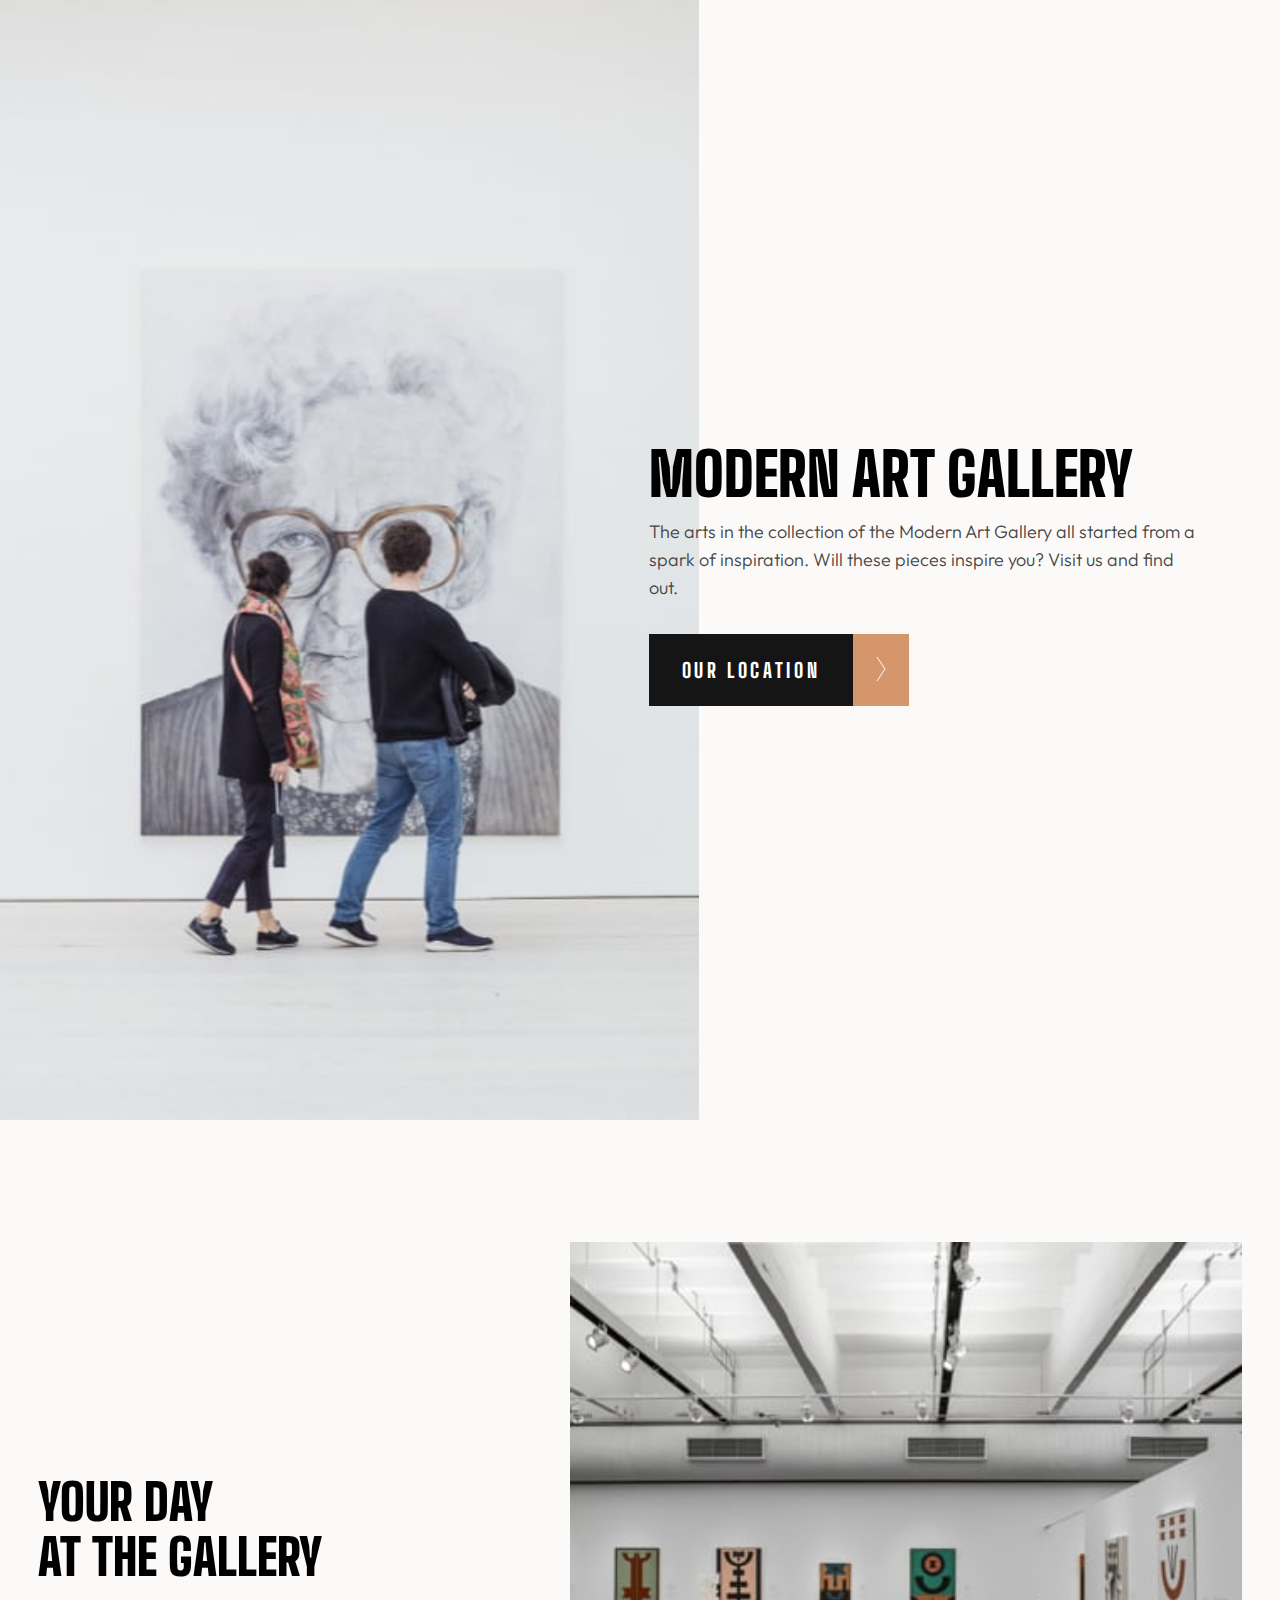
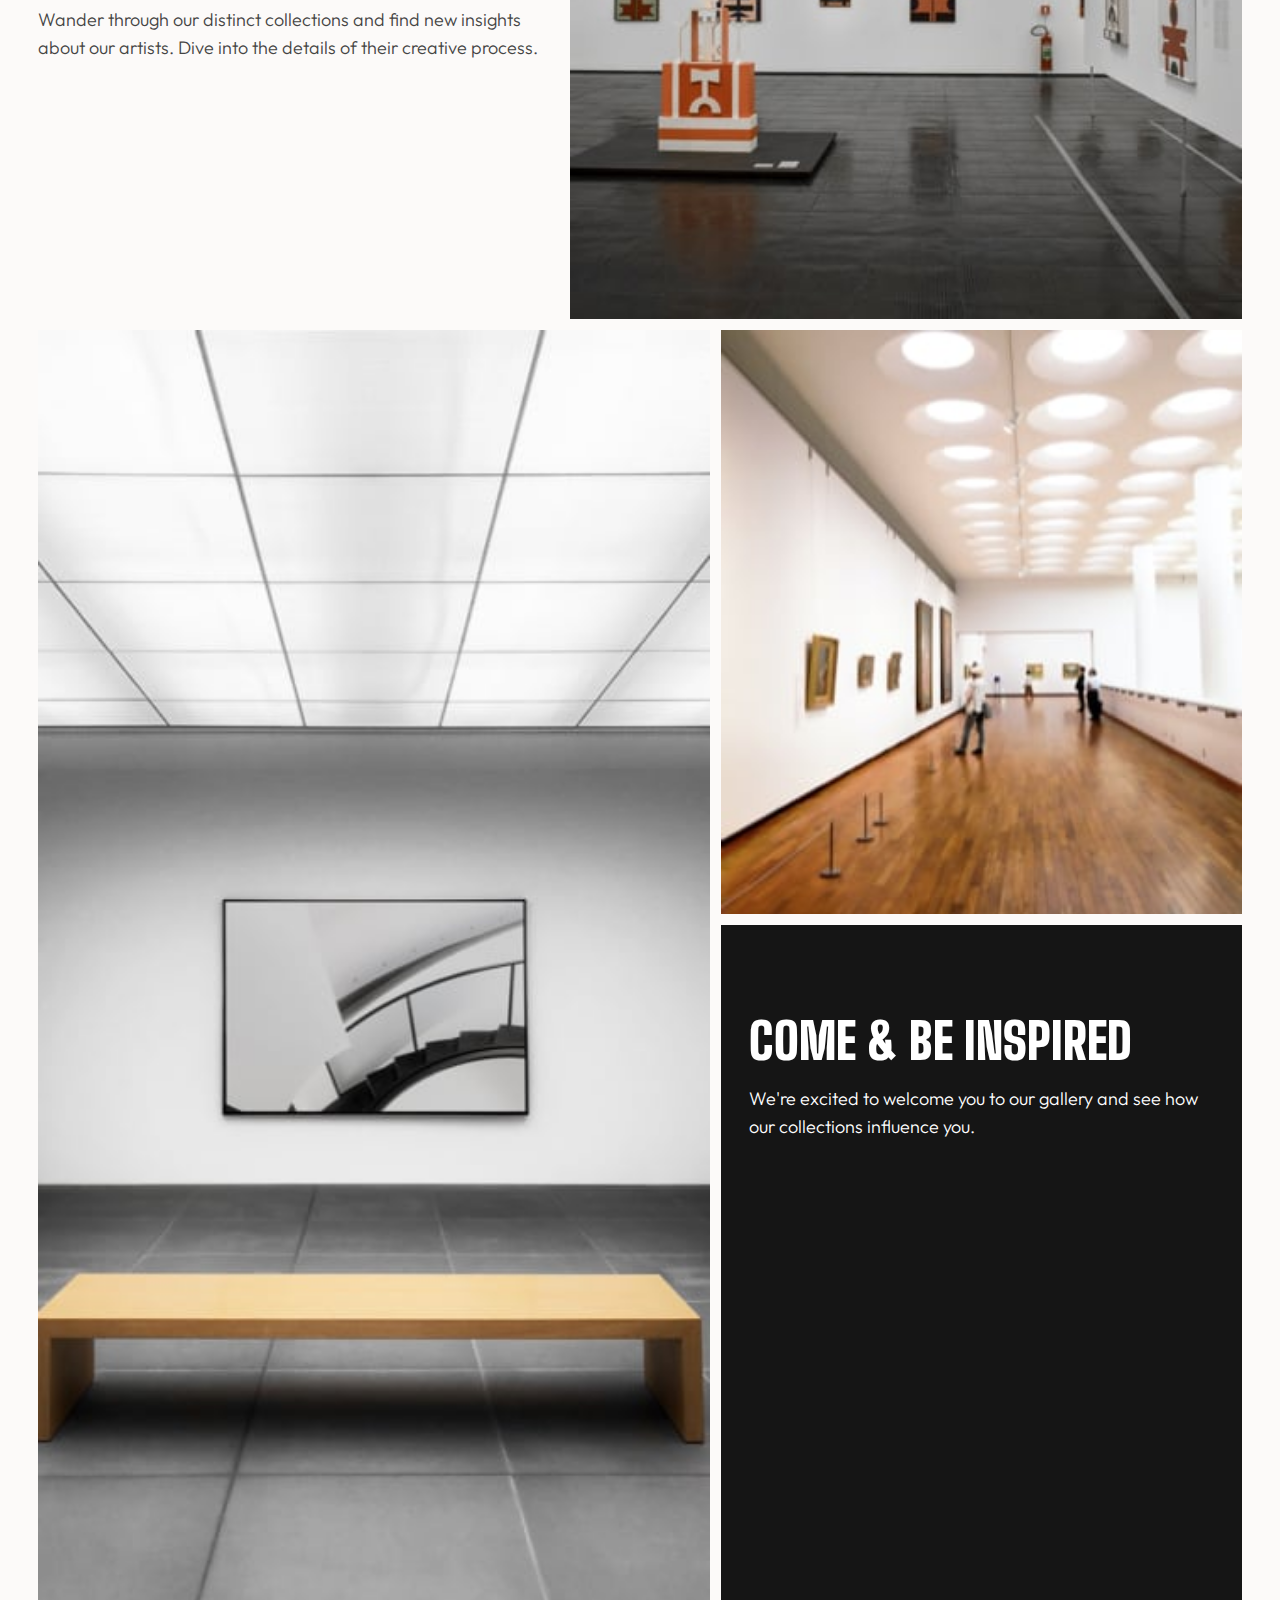
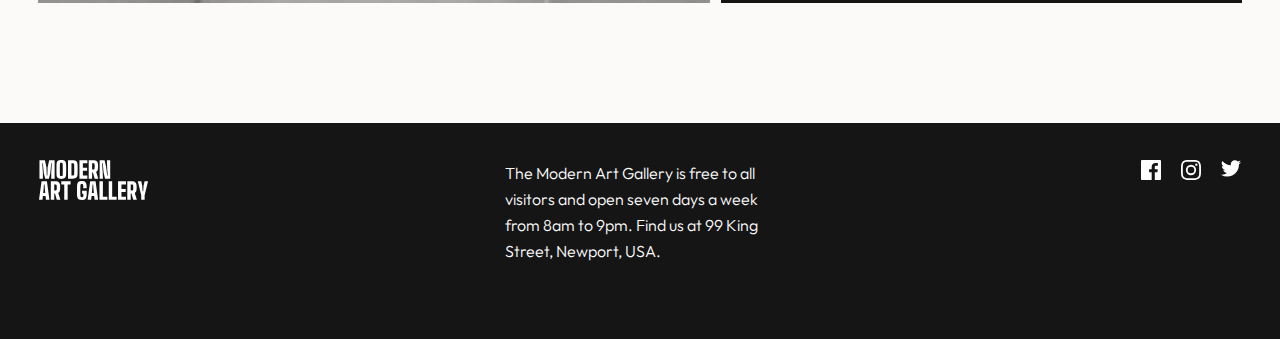
<file: index.html>
<!DOCTYPE html>
<html lang="en">
<head>
  <meta charset="UTF-8">
  <meta name="viewport" content="width=device-width, initial-scale=1.0">
  <link rel="icon" type="image/png" sizes="32x32" href="./assets/favicon-32x32.png">
  <link rel="stylesheet" href="reset.css">
  <link rel="stylesheet" href="styles.css">
  <link rel="preconnect" href="https://fonts.googleapis.com">
  <link rel="preconnect" href="https://fonts.gstatic.com" crossorigin>
  <link href="https://fonts.googleapis.com/css2?family=Big+Shoulders+Display:wght@900&family=Outfit:wght@300&display=swap" rel="stylesheet">
  <title>Frontend Mentor | Art gallery website</title>
</head>
<body>

  <header>

    <div class="blackspace">
      <h1>MODERN ART GALLERY</h1>
    </div>

    <picture>
      <source media="(min-width:1439px)" srcset="./assets/desktop/image-hero.jpg">
      <source media="(min-width:768px)" srcset="./assets/tablet/image-hero.jpg">
      <source media="(min-width: 375px)" srcset="./assets/mobile/image-hero.jpg">
      <img src="./assets/mobile/image-hero.jpg" alt="image-hero">
    </picture>

    <div class="whitespace">
      <div class="starter-little">
        <p>The arts in the collection of the Modern Art Gallery all started from a spark of inspiration. Will these pieces inspire you? Visit us and find out.</p>
      <div class="button-div">
        <a href="location.html">
          <button class="button-big">OUR LOCATION</button>
        </a>
        <a href="location.html">
          <button class="button-small">
            <img class="arrow-img" src="./assets/icon-arrow-right.svg" alt="icon-arrow-right">
          </button>
        </a>
      </div>
      </div>
    </div>

    <div class="starter-div">
      <h1>MODERN ART GALLERY</h1>
      <div class="starter-little">
        <p>The arts in the collection of the Modern Art Gallery all started from a spark of inspiration. Will these pieces inspire you? Visit us and find out.</p>
      <div class="button-div">
        <a href="location.html">
          <button class="button-big">OUR LOCATION</button>
        </a>
        <a href="location.html">
          <button class="button-small">
            <img class="arrow-img" src="./assets/icon-arrow-right.svg" alt="icon-arrow-right">
          </button>
        </a>
      </div>
      </div>
    </div>
  </header>



  <main>
    <div class="container">
          <picture class="grid-1-div">
            <source media="(min-width: 1439px)" srcset="./assets/desktop/image-grid-1.jpg">
            <source media="(min-width: 768px)" srcset="./assets/tablet/image-grid-1.jpg">
            <source media="(min-width: 375px)" srcset="./assets/mobile/image-grid-1.jpg">
            <source srcset="./assets/mobile/image-grid-1.jpg">
            <img src="./assets/mobile/image-grid-1.jpg" alt="gallery">
          </picture>
        <div class="grid-2-div">
          <h1>YOUR DAY <br> AT THE GALLERY</h1>
          <p>Wander through our distinct collections and find new insights about our artists. Dive into the details of their creative process.</p>
        </div>
          <picture class="grid-3-div">
            <source media="(min-width:1439px)" srcset="./assets/desktop/image-grid-2.jpg">
            <source media="(min-width:768px)" srcset="./assets/tablet/image-grid-2.jpg">
            <source srcset="./assets/mobile/image-grid-2.jpg">
            <img src="./assets/mobile/image-grid-2.jpg" alt="image-grid-2">
          </picture>
          <picture class="grid-4-div">
            <source media="(min-width: 1439px)" srcset="./assets/desktop/image-grid-3.jpg">
            <source media="(min-width: 768px)" srcset="./assets/tablet/image-grid-3.jpg">
            <source srcset="./assets/mobile/image-grid-3.jpg">
            <img src="./assets/mobile/image-grid-3.jpg" alt="image-grid-3">
          </picture>
        <div class="grid-5-div inspiration">
          <h1>COME & BE INSPIRED</h1>
          <p>We're excited to welcome you to our gallery and see how our collections influence you.</p>
        </div>
    </div>
  </main>


  <footer>
    <div class="foot-div">
      <img src="./assets/logo-light.svg" alt="logo">
      <p>The Modern Art Gallery is free to all visitors and open seven days a week from 8am to 9pm. Find us at 99 King Street, Newport, USA.</p>
      <div class="soc-media">
      <svg width="20" height="20" xmlns="http://www.w3.org/2000/svg">
        <path d="M18.896 0H1.104C.494 0 0 .494 0 1.104v17.793C0 19.506.494 20 1.104 20h9.58v-7.745H8.076V9.237h2.606V7.01c0-2.583 1.578-3.99 3.883-3.99 1.104 0 2.052.082 2.329.119v2.7h-1.598c-1.254 0-1.496.597-1.496 1.47v1.928h2.989l-.39 3.018h-2.6V20h5.098c.608 0 1.102-.494 1.102-1.104V1.104C20 .494 19.506 0 18.896 0Z" fill="#FFF"/>
      </svg>
      <svg width="20" height="20" xmlns="http://www.w3.org/2000/svg">
        <path d="M10 1.802c2.67 0 2.987.01 4.042.059 2.71.123 3.975 1.409 4.099 4.099.048 1.054.057 1.37.057 4.04 0 2.672-.01 2.988-.057 4.042-.124 2.687-1.387 3.975-4.1 4.099-1.054.048-1.37.058-4.041.058-2.67 0-2.987-.01-4.04-.058-2.718-.124-3.977-1.416-4.1-4.1-.048-1.054-.058-1.37-.058-4.041 0-2.67.01-2.986.058-4.04.124-2.69 1.387-3.977 4.1-4.1 1.054-.048 1.37-.058 4.04-.058ZM10 0C7.284 0 6.944.012 5.877.06 2.246.227.227 2.242.061 5.877.01 6.944 0 7.284 0 10s.012 3.057.06 4.123c.167 3.632 2.182 5.65 5.817 5.817 1.067.048 1.407.06 4.123.06s3.057-.012 4.123-.06c3.629-.167 5.652-2.182 5.816-5.817.05-1.066.061-1.407.061-4.123s-.012-3.056-.06-4.122C19.777 2.249 17.76.228 14.124.06 13.057.01 12.716 0 10 0Zm0 4.865a5.135 5.135 0 1 0 0 10.27 5.135 5.135 0 0 0 0-10.27Zm0 8.468a3.333 3.333 0 1 1 0-6.666 3.333 3.333 0 0 1 0 6.666Zm5.338-9.87a1.2 1.2 0 1 0 0 2.4 1.2 1.2 0 0 0 0-2.4Z" fill="#FFF"/>
      </svg>
      <svg width="20" height="17" xmlns="http://www.w3.org/2000/svg">
        <path d="M20 2.172a8.192 8.192 0 0 1-2.357.646 4.11 4.11 0 0 0 1.805-2.27 8.22 8.22 0 0 1-2.606.996A4.096 4.096 0 0 0 13.847.248c-2.65 0-4.596 2.472-3.998 5.037A11.648 11.648 0 0 1 1.392 1a4.109 4.109 0 0 0 1.27 5.478 4.086 4.086 0 0 1-1.858-.513c-.045 1.9 1.318 3.679 3.291 4.075a4.113 4.113 0 0 1-1.853.07 4.106 4.106 0 0 0 3.833 2.849A8.25 8.25 0 0 1 0 14.658a11.616 11.616 0 0 0 6.29 1.843c7.618 0 11.923-6.434 11.663-12.205A8.354 8.354 0 0 0 20 2.172Z" fill="#FFF"/>'
      </svg>
      </div>
    </div>
  </footer>

</body>
</html>
</file>
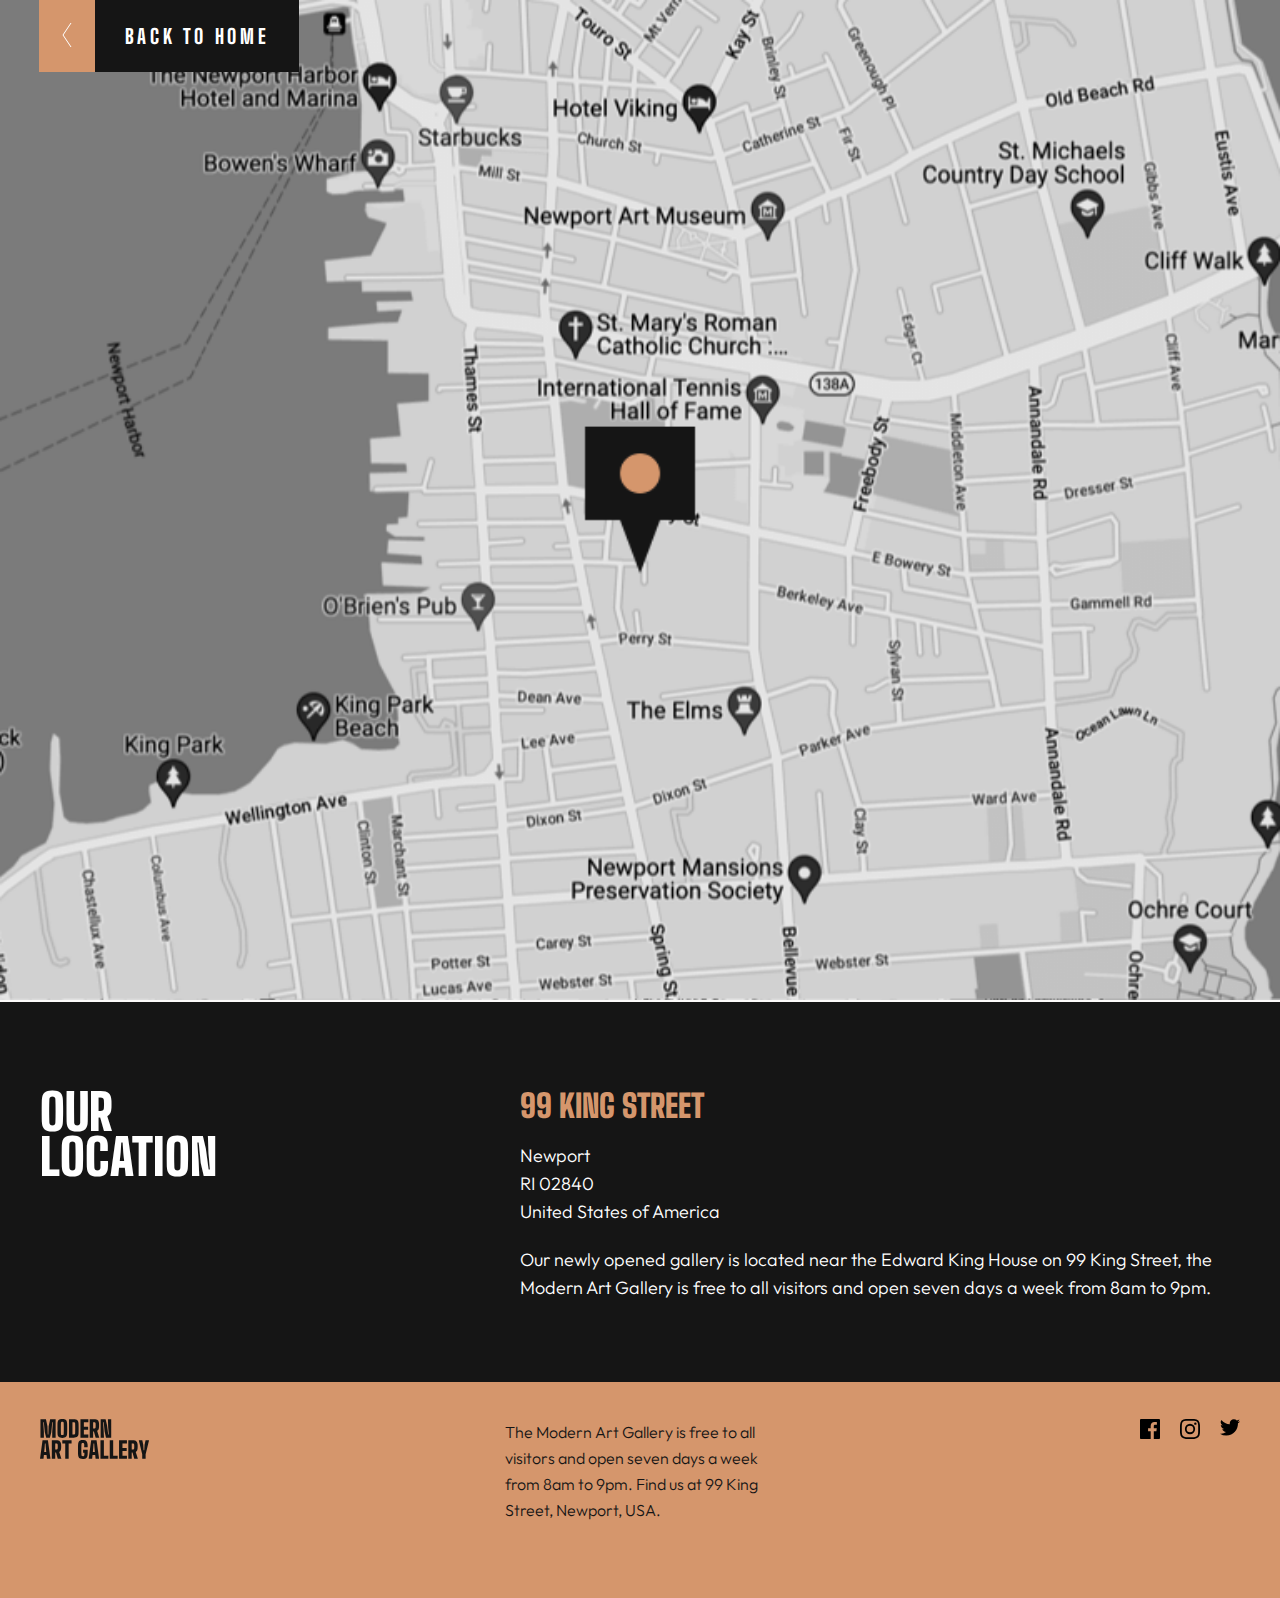
<file: location.html>
<!DOCTYPE html>
<html lang="en">
<head>
  <meta charset="UTF-8">
  <meta name="viewport" content="width=device-width, initial-scale=1.0">
  <link rel="icon" type="image/png" sizes="32x32" href="./assets/favicon-32x32.png">
  <link rel="stylesheet" href="reset.css">
  <link rel="stylesheet" href="styles.css">
  <title>Frontend Mentor | Art gallery website</title>
  <link rel="preconnect" href="https://fonts.googleapis.com">
  <link rel="preconnect" href="https://fonts.gstatic.com" crossorigin>
  <link href="https://fonts.googleapis.com/css2?family=Big+Shoulders+Display:wght@900&family=Outfit:wght@300&display=swap" rel="stylesheet">
</head>
<body>
  <div class="map-div">
    <div class="button-div">
      <a href="index.html">
        <button class="button-small">
          <img class="arrow-img" src="./assets/icon-arrow-left.svg" alt="icon-arrow-right">
        </button>
      </a>
      <a href="index.html">
        <button class="button-big">BACK TO HOME</button>
      </a>
    </div>
    <picture>
      <source media="(min-width: 1440px )" srcset="./assets/desktop/image-map.png">
      <source media="(min-width: 768px)" srcset="./assets/tablet/image-map.png">
      <source  srcset="./assets/mobile/image-map.png">
      <img src="./assets/mobile/image-map.png" alt="image-map">
    </picture>
  </div>

  <div class="location-div">
    <div  class="loc-div">
      <h1>OUR <br> LOCATION</h1>
    </div>
    <div  class="loc-div1">
      <h2>99 KING STREET</h2>
      <p>Newport<br> RI 02840<br> United States of America
      </p>
      <p>Our newly opened gallery is located near the Edward King House on 99 King Street, the Modern Art Gallery is free to all visitors and open seven days a week from 8am to 9pm.</p>
    </div>
  </div>

  <footer class="location-footer">
    <div class="foot-div">
      <img src="./assets/logo-dark.svg" alt="logo">
      <p>The Modern Art Gallery is free to all visitors and open seven days a week from 8am to 9pm. Find us at 99 King Street, Newport, USA.</p>
      <div class="soc-media2">
      <svg width="20" height="20" xmlns="http://www.w3.org/2000/svg">
        <path d="M18.896 0H1.104C.494 0 0 .494 0 1.104v17.793C0 19.506.494 20 1.104 20h9.58v-7.745H8.076V9.237h2.606V7.01c0-2.583 1.578-3.99 3.883-3.99 1.104 0 2.052.082 2.329.119v2.7h-1.598c-1.254 0-1.496.597-1.496 1.47v1.928h2.989l-.39 3.018h-2.6V20h5.098c.608 0 1.102-.494 1.102-1.104V1.104C20 .494 19.506 0 18.896 0Z" fill="#FFF"/>
      </svg>
      <svg width="20" height="20" xmlns="http://www.w3.org/2000/svg">
        <path d="M10 1.802c2.67 0 2.987.01 4.042.059 2.71.123 3.975 1.409 4.099 4.099.048 1.054.057 1.37.057 4.04 0 2.672-.01 2.988-.057 4.042-.124 2.687-1.387 3.975-4.1 4.099-1.054.048-1.37.058-4.041.058-2.67 0-2.987-.01-4.04-.058-2.718-.124-3.977-1.416-4.1-4.1-.048-1.054-.058-1.37-.058-4.041 0-2.67.01-2.986.058-4.04.124-2.69 1.387-3.977 4.1-4.1 1.054-.048 1.37-.058 4.04-.058ZM10 0C7.284 0 6.944.012 5.877.06 2.246.227.227 2.242.061 5.877.01 6.944 0 7.284 0 10s.012 3.057.06 4.123c.167 3.632 2.182 5.65 5.817 5.817 1.067.048 1.407.06 4.123.06s3.057-.012 4.123-.06c3.629-.167 5.652-2.182 5.816-5.817.05-1.066.061-1.407.061-4.123s-.012-3.056-.06-4.122C19.777 2.249 17.76.228 14.124.06 13.057.01 12.716 0 10 0Zm0 4.865a5.135 5.135 0 1 0 0 10.27 5.135 5.135 0 0 0 0-10.27Zm0 8.468a3.333 3.333 0 1 1 0-6.666 3.333 3.333 0 0 1 0 6.666Zm5.338-9.87a1.2 1.2 0 1 0 0 2.4 1.2 1.2 0 0 0 0-2.4Z" fill="#FFF"/>
      </svg>
      <svg width="20" height="17" xmlns="http://www.w3.org/2000/svg">
        <path d="M20 2.172a8.192 8.192 0 0 1-2.357.646 4.11 4.11 0 0 0 1.805-2.27 8.22 8.22 0 0 1-2.606.996A4.096 4.096 0 0 0 13.847.248c-2.65 0-4.596 2.472-3.998 5.037A11.648 11.648 0 0 1 1.392 1a4.109 4.109 0 0 0 1.27 5.478 4.086 4.086 0 0 1-1.858-.513c-.045 1.9 1.318 3.679 3.291 4.075a4.113 4.113 0 0 1-1.853.07 4.106 4.106 0 0 0 3.833 2.849A8.25 8.25 0 0 1 0 14.658a11.616 11.616 0 0 0 6.29 1.843c7.618 0 11.923-6.434 11.663-12.205A8.354 8.354 0 0 0 20 2.172Z" fill="#FFF"/>'
      </svg>
      </div>
    </div>
  </footer>
</body>
</html>
</file>
<file: styles.css>
body {
    font-family: Big Shoulders Display;
    background: #FCFAF9;
}

picture img {
    width: 100%;
}

.starter-div {
    padding: 0px 16px;
}

.blackspace, .whitespace {
    display: none;
}

p {
    font-size: 18px;
    font-weight: 300;
    line-height: 28px;
}

.starter-div h1 {
    margin: 32px 0px 16px 0px;
    font-family: 'Big Shoulders Display', cursive;
    font-size: 60px;
    font-weight: 900;
    line-height: 55px;
    letter-spacing: 0px;
}

.starter-div p {
    margin: 16px 0px 32px 0px;
    font-family: 'Outfit', sans-serif;
    letter-spacing: 0px;
    text-align: left;
    color: #444444;
}

.button-div {
    display: flex;
}

.button-big {
    cursor: pointer;
    height: 72px;
    width: 204px;
    border-radius: 0px;
    border: 0px;
    background: #151515;
    color: #FFFFFF;
    font-family: 'Big Shoulders Display', cursive;
    font-size: 20px;
    font-weight: 800;
    line-height: 24px;
    letter-spacing: 3.6363637447357178px;
}

.button-small {
    cursor: pointer;
    height: 72px;
    width: 56px;
    border-radius: 0px;
    background: #D5966C;
    border: 0px;
}

.button-small .img {
    height: 24px;
    width: 8px;
    border-radius: 0px;
}

main {
    padding: 0px 16px;
}

.container {
    margin-top: 120px;
    display: flex;
    flex-direction: column;
}

.container img {
    width: 100%;
    margin-bottom: 16px;
}

.container h1 {
    font-family: 'Big Shoulders Display', cursive;
    font-size: 50px;
    font-weight: 900;
    line-height: 55px;
    letter-spacing: 0px;
    margin-bottom: 21px;
    margin-top: 9px;
}

.container p {
    font-family: 'Outfit', sans-serif;
    text-align: left;
    color: #444444;
    margin-bottom: 32px;
}

.inspiration {
    padding: 48px 24px;
    background: #151515;
}

.inspiration h1 {
    font-family: 'Big Shoulders Display', cursive;
    font-size: 50px;
    font-weight: 900;
    line-height: 45px;
    letter-spacing: 0px;
    text-align: left;
    color: #FFFFFF;
}

.inspiration p {
    font-family: 'Outfit', sans-serif;
    letter-spacing: 0px;
    text-align: left;
    color: #FFFFFF;

}

footer {
    padding: 48px 32px;
    background: #151515;
    margin-top: 120px;
}

footer img {
    width: 110px;
    height: 40px;
    margin-bottom: 38px;
}

footer p {
    font-family: 'Outfit', sans-serif;
    font-size: 16px;
    font-weight: 300;
    line-height: 26px;
    letter-spacing: 0px;
    text-align: left;
    color: #FFFFFF;
    margin-bottom: 38px;
}

.soc-media {
    width: 100px;
    display: flex;
    justify-content: space-between;
}

.soc-media path:hover {
    fill:rgba(213, 150, 108, 1);
    cursor: pointer;
}





/* second page */

.map-div .button-div {
    z-index: 1;
    position: absolute;
}

.map {
    width: 100%;
    height: 550px;
    z-index: -1;
}

.map-div button {
    padding: 0px;
}

.map1-m {
    width: 100%;
}

.map1-t, .map1-d {
    display: none;
}

.location-div {
    padding: 48px 16px 56px 16px;
    background: #151515;
}

.location-div h1 {
    font-family: 'Big Shoulders Display', cursive;
    font-size: 50px;
    font-weight: 900;
    line-height: 45px;
    letter-spacing: 0px;
    text-align: left;
    color: #FFFFFF;
    margin-bottom: 48px;
}

.location-div h2{
    font-family: 'Big Shoulders Display', cursive;
    font-size: 32px;
    font-weight: 900;
    line-height: 32px;
    letter-spacing: 0px;
    text-align: left;
    color: #D5966C;
    margin-bottom: 20px;
}

.location-div p {
    font-family: 'Outfit', sans-serif;
    font-size: 18px;
    font-weight: 300;
    line-height: 28px;
    letter-spacing: 0px;
    text-align: left;
    color: #FFFFFF;
    margin-bottom: 20px;
}

.location-div p:last-child {
    margin-bottom: 0px;
}

.location-footer {
    padding: 48px 32px;
    background: #D5966C;
    margin: 0px;
}

.location-footer .logo {
    width: 110px;
    height: 40px;
    margin-bottom: 38px;
}

.location-footer p {
    font-family: 'Outfit', sans-serif;
    font-size: 16px;
    font-weight: 300;
    line-height: 26px;
    letter-spacing: 0px;
    text-align: left;
    color: #151515;
    margin-bottom: 38px;
}

.location-footer .soc-media2 {
    width: 100px;
    display: flex;
    justify-content: space-between;
}

.soc-media2 path{
    fill: black;
}

.soc-media2 path:hover {
    fill: white;
    cursor: pointer;
}


@media screen and (min-width:768px) {
    img {
        height: 100%;
        object-fit: fill;
    }

    .arrow-img {
        height: auto;   
    }

    .blackspace {
        display: none;
    }

    header picture {
        width: 56%;
        display: inline-block;
    }

    .whitespace {
        display: none;
    }

    header {
        display: flex;
        align-items: center;
    }

    main {
        padding: 0px 38px;
    }

    .starter-div {
        width: 44%;
        transform: translateX(-66px);
    }

    .container {
        display: grid;
        grid-template-columns: 1fr 140px 1fr;
        grid-template-rows: 1fr auto 1fr;
        grid-template-areas:
        "t img1 img1"
        "img2 img2 img3"
        "img2 img2 t2";
        gap: 11px;
        margin-bottom: 120px;
    }

    .container img {
        margin-bottom: 0px;
    }

    .grid-1-div {
        grid-area: img1;
    }

    .grid-2-div {
        padding: ;
        grid-area: t;
        display: flex;
        justify-content: center;
        flex-direction: column;
    }

    .grid-3-div {
        grid-area: img2;
    }

    .grid-4-div {
        grid-area: img3;
    }

    .grid-5-div {
        padding: 85px 28px 85px 28px;
        grid-area: t2;
    }

    footer {
        display: flex;
        padding: 0px 39px;
        margin-top: 0px;
        height: 216px;
        align-items: center;
    }

    .foot-div {
        display: flex;
        justify-content: space-between;
        width: 100%;
    }

    footer p {
        width: 281px;
    }

    footer img p {
        margin-bottom: 0px;
    }

    .location-footer {
        padding: 0px 40px;
    }

    .map-div .button-div {
        margin-left: 39px;
    }

    .location-div {
        display: flex;
        padding: 88px 40px 80px 40px;
        justify-content: space-between;
    }

    loc-div1 {
        font-family: Big Shoulders Display;
        font-size: 55px;
        font-weight: 900;
        line-height: 50px;
        letter-spacing: 0px;
        text-align: left;
    }

    .loc-div1 {
        width: 60%;
    }
}

@media screen and (min-width:1440px) {
    main {
        padding: 0px;
    }

    header {
    display: grid;
    grid-template-columns: 1fr 1.5fr 1fr;
    }

    .blackspace {
        background-color: black;
        width: 100%;
        height: 100%;
    }

    .container {
        padding: 0px 165px;
        gap: 30px;
    }

    header picture {
        width: 100%;
    }

    .starter-div {
        display: none;
    }

    .whitespace {
        display: flex;
    }

    .starter-little p {
        margin-bottom: 64px;
    }

    .starter-little {
        transform: translateX(-66px);
    }

    .blackspace {
        display: flex;
        justify-content: center;
        align-items: center;
    }

    .blackspace h1 {
        font-family: Big Shoulders Display;
        font-size: 96px;
        font-weight: 900;
        line-height: 88px;
        letter-spacing: 0px;
        mix-blend-mode: difference;
        color: white;
        transform: translateX(200px);
        width: auto;
        width: 100%;
    }

    p {
        font-family: Outfit;
        font-size: 22px;
        font-weight: 300;
        line-height: 32px;
        letter-spacing: 0px;
        text-align: left;
    }

    footer{
        padding: 0px 165px;
    }

    .location-div {
        padding: 104px 165px 128px 165px;
        display: flex;
        justify-content: space-between;
    }

    .loc-div h1 {
        font-family: Big Shoulders Display;
        font-size: 70px;
        font-weight: 900;
        line-height: 70px;
        letter-spacing: 0px;
        text-align: left;
    }

    .loc-div1 {
        width: 40%;
    }

    .location-footer {
        padding: 0px 165px;
    }

    .map-div .button-div {
        margin-left: 165px;
    }
}
</file>
